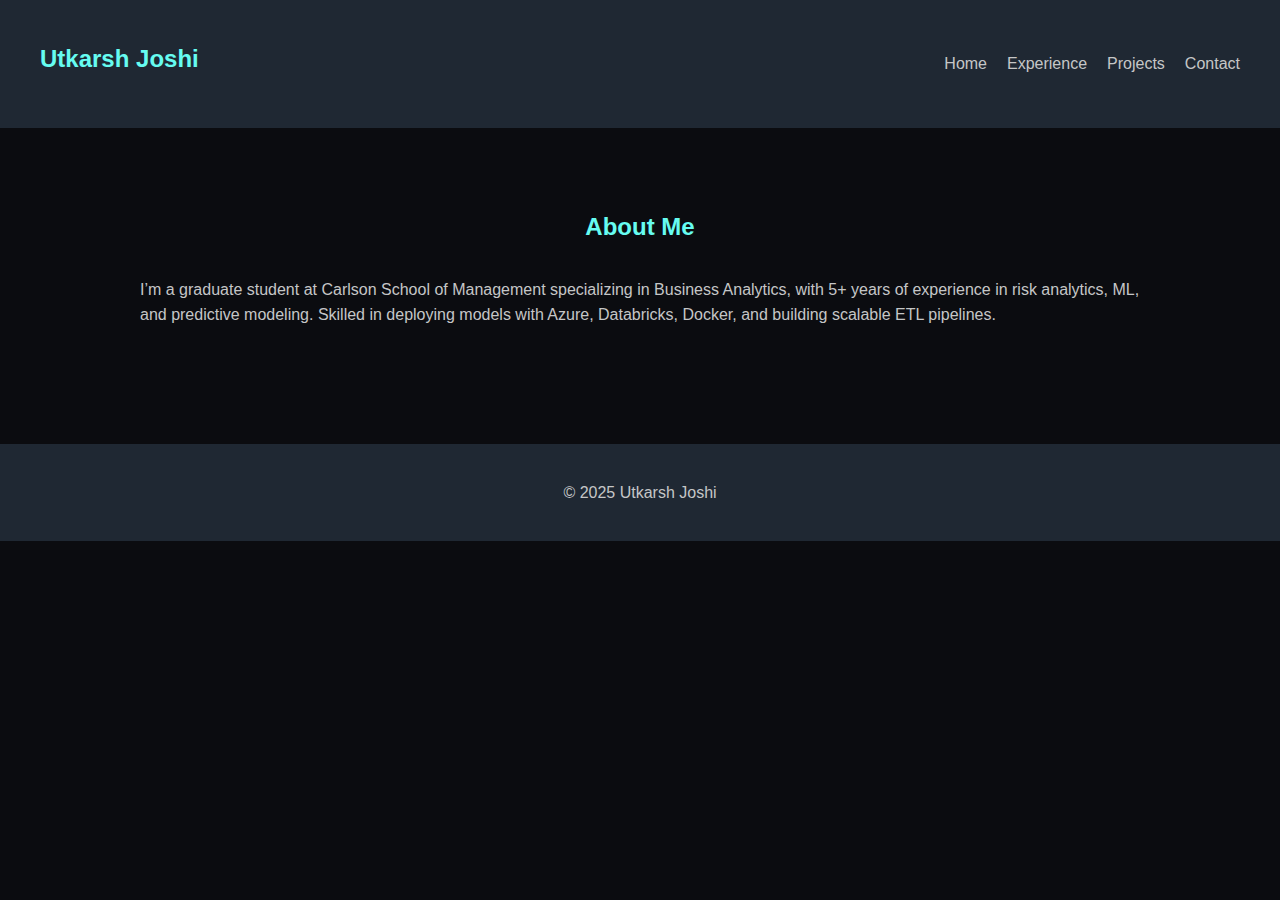
<file: about.html>
<!DOCTYPE html>
<html lang="en">
<head>
  <meta charset="UTF-8">
  <title>About - Utkarsh Joshi</title>
  <link rel="stylesheet" href="style.css">
</head>
<body>

<nav>
  <h2>Utkarsh Joshi</h2>
  <ul>
    <li><a href="index.html">Home</a></li>
    <li><a href="experience.html">Experience</a></li>
    <li><a href="projects.html">Projects</a></li>
    <li><a href="contact.html">Contact</a></li>
  </ul>
</nav>

<section>
  <h2>About Me</h2>
  <p>
    I’m a graduate student at Carlson School of Management specializing in Business Analytics, 
    with 5+ years of experience in risk analytics, ML, and predictive modeling. 
    Skilled in deploying models with Azure, Databricks, Docker, and building scalable ETL pipelines.
  </p>
</section>

<footer>
  <p>© 2025 Utkarsh Joshi</p>
</footer>

</body>
</html>
</file>
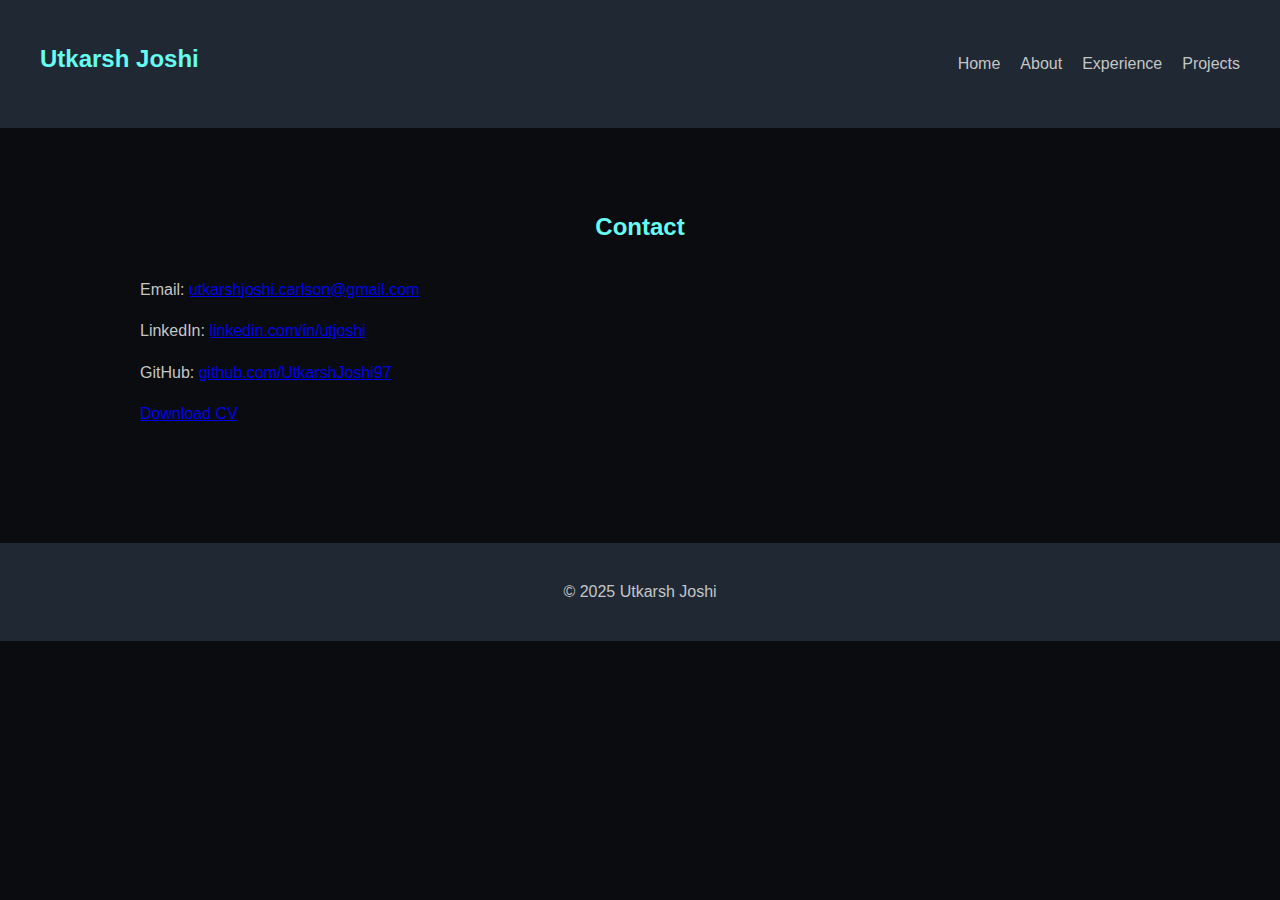
<file: contact.html>
<!DOCTYPE html>
<html lang="en">
<head>
  <meta charset="UTF-8">
  <title>Contact - Utkarsh Joshi</title>
  <link rel="stylesheet" href="style.css">
</head>
<body>

<nav>
  <h2>Utkarsh Joshi</h2>
  <ul>
    <li><a href="index.html">Home</a></li>
    <li><a href="about.html">About</a></li>
    <li><a href="experience.html">Experience</a></li>
    <li><a href="projects.html">Projects</a></li>
  </ul>
</nav>

<section id="contact">
  <h2>Contact</h2>
  <p><i class="fas fa-envelope"></i> Email: <a href="mailto:utkarshjoshi.carlson@gmail.com">utkarshjoshi.carlson@gmail.com</a></p>
  <p><i class="fab fa-linkedin"></i> LinkedIn: <a href="https://linkedin.com/in/utjoshi" target="_blank">linkedin.com/in/utjoshi</a></p>
  <p><i class="fab fa-github"></i> GitHub: <a href="https://github.com/UtkarshJoshi97" target="_blank">github.com/UtkarshJoshi97</a></p>
  <p><a href="UtkarshJoshi_Resume.pdf" target="_blank" class="btn">Download CV</a></p>
</section>

<footer>
  <p>© 2025 Utkarsh Joshi</p>
</footer>

</body>
</html>
</file>
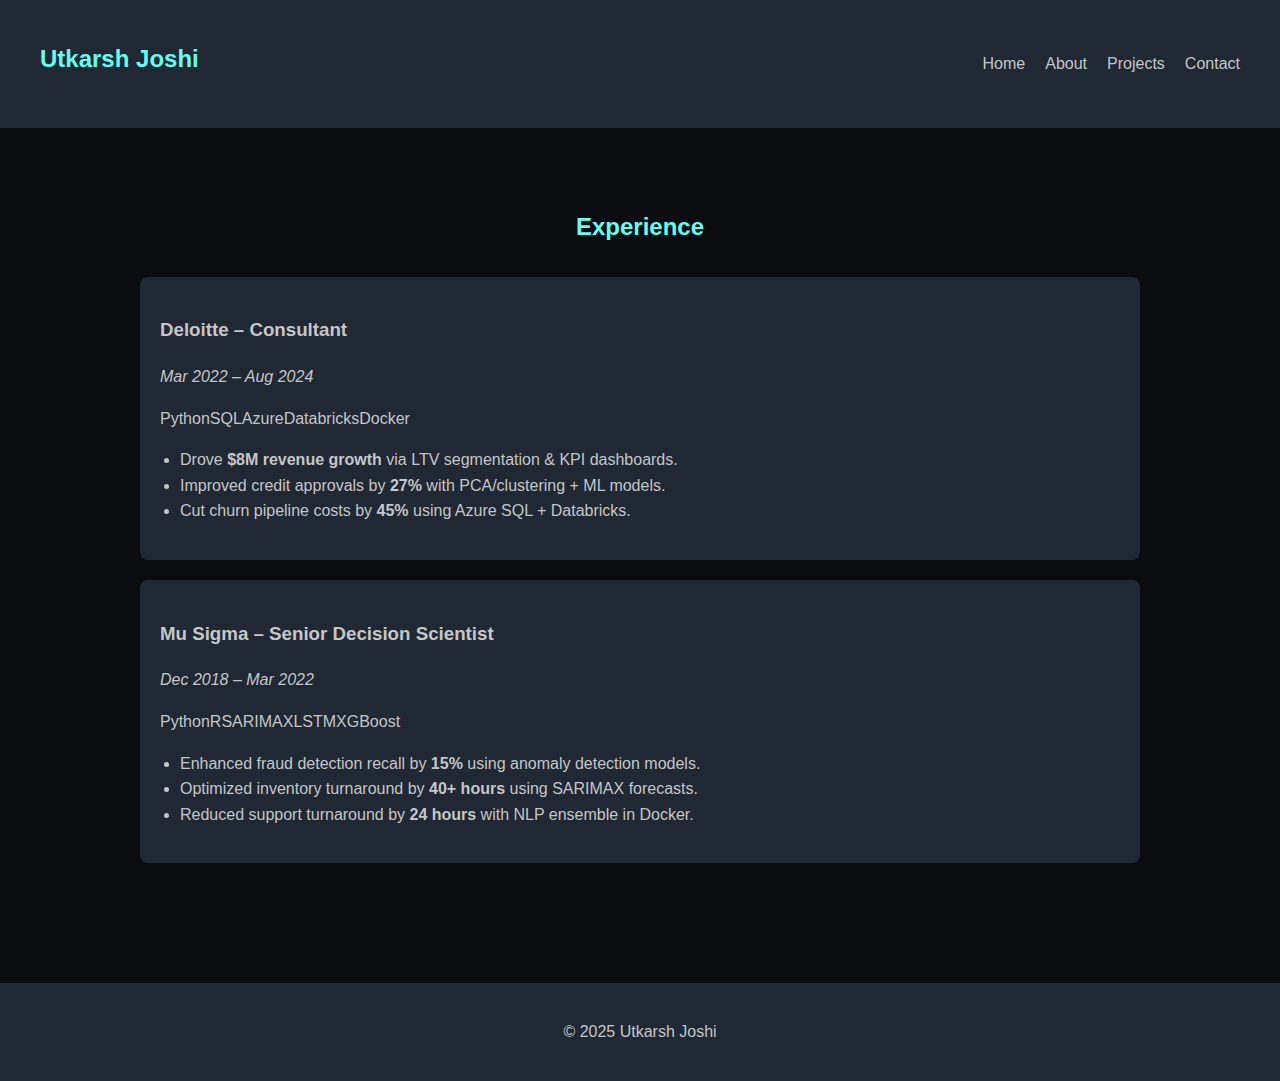
<file: experience.html>
<!DOCTYPE html>
<html lang="en">
<head>
  <meta charset="UTF-8">
  <title>Experience - Utkarsh Joshi</title>
  <link rel="stylesheet" href="style.css">
</head>
<body>

<nav>
  <h2>Utkarsh Joshi</h2>
  <ul>
    <li><a href="index.html">Home</a></li>
    <li><a href="about.html">About</a></li>
    <li><a href="projects.html">Projects</a></li>
    <li><a href="contact.html">Contact</a></li>
  </ul>
</nav>

<section id="experience">
  <h2>Experience</h2>

  <div class="exp-card">
    <h3>Deloitte – Consultant</h3>
    <p><em>Mar 2022 – Aug 2024</em></p>
    <div class="tech-badges"><span>Python</span><span>SQL</span><span>Azure</span><span>Databricks</span><span>Docker</span></div>
    <ul>
      <li>Drove <b>$8M revenue growth</b> via LTV segmentation & KPI dashboards.</li>
      <li>Improved credit approvals by <b>27%</b> with PCA/clustering + ML models.</li>
      <li>Cut churn pipeline costs by <b>45%</b> using Azure SQL + Databricks.</li>
    </ul>
  </div>

  <div class="exp-card">
    <h3>Mu Sigma – Senior Decision Scientist</h3>
    <p><em>Dec 2018 – Mar 2022</em></p>
    <div class="tech-badges"><span>Python</span><span>R</span><span>SARIMAX</span><span>LSTM</span><span>XGBoost</span></div>
    <ul>
      <li>Enhanced fraud detection recall by <b>15%</b> using anomaly detection models.</li>
      <li>Optimized inventory turnaround by <b>40+ hours</b> using SARIMAX forecasts.</li>
      <li>Reduced support turnaround by <b>24 hours</b> with NLP ensemble in Docker.</li>
    </ul>
  </div>
</section>

<footer>
  <p>© 2025 Utkarsh Joshi</p>
</footer>

</body>
</html>
</file>
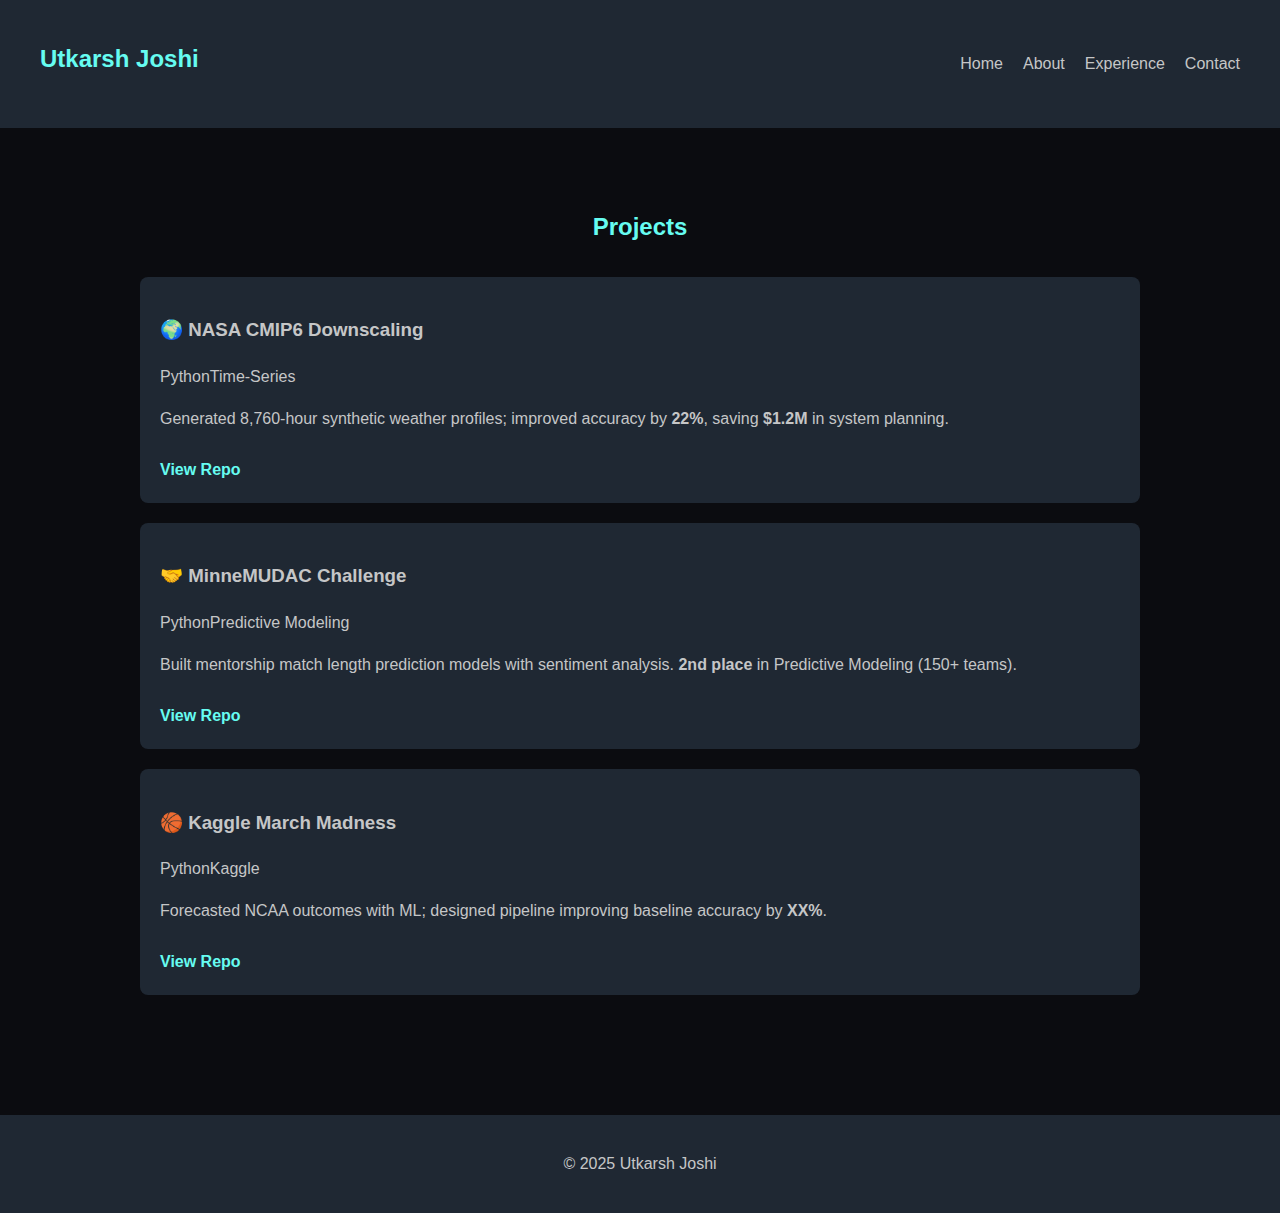
<file: projects.html>
<!DOCTYPE html>
<html lang="en">
<head>
  <meta charset="UTF-8">
  <title>Projects - Utkarsh Joshi</title>
  <link rel="stylesheet" href="style.css">
</head>
<body>

<nav>
  <h2>Utkarsh Joshi</h2>
  <ul>
    <li><a href="index.html">Home</a></li>
    <li><a href="about.html">About</a></li>
    <li><a href="experience.html">Experience</a></li>
    <li><a href="contact.html">Contact</a></li>
  </ul>
</nav>

<section id="projects">
  <h2>Projects</h2>
  <div class="project-card">
    <h3>🌍 NASA CMIP6 Downscaling</h3>
    <div class="tech-badges"><span>Python</span><span>Time-Series</span></div>
    <p>Generated 8,760-hour synthetic weather profiles; improved accuracy by <b>22%</b>, saving <b>$1.2M</b> in system planning.</p>
    <a href="https://github.com/UtkarshJoshi97/Research_nasa-cmip6-temporal-downscaling-daily2hourly" target="_blank">View Repo</a>
  </div>

  <div class="project-card">
    <h3>🤝 MinneMUDAC Challenge</h3>
    <div class="tech-badges"><span>Python</span><span>Predictive Modeling</span></div>
    <p>Built mentorship match length prediction models with sentiment analysis. <b>2nd place</b> in Predictive Modeling (150+ teams).</p>
    <a href="https://github.com/UtkarshJoshi97/MinneMuDAC_DataScience_Challenge" target="_blank">View Repo</a>
  </div>

  <div class="project-card">
    <h3>🏀 Kaggle March Madness</h3>
    <div class="tech-badges"><span>Python</span><span>Kaggle</span></div>
    <p>Forecasted NCAA outcomes with ML; designed pipeline improving baseline accuracy by <b>XX%</b>.</p>
    <a href="https://github.com/UtkarshJoshi97/Kaggle-Competition-March-Machine-Learning-Mania-2025" target="_blank">View Repo</a>
  </div>
</section>

<footer>
  <p>© 2025 Utkarsh Joshi</p>
</footer>

</body>
</html>
</file>
<file: style.css>
body {
  margin: 0;
  font-family: 'Arial', sans-serif;
  background: #0b0c10;
  color: #c5c6c7;
  line-height: 1.6;
}

nav {
  display: flex;
  justify-content: space-between;
  align-items: center;
  padding: 20px 40px;
  background: #1f2833;
}

nav h2 {
  color: #66fcf1;
}

nav ul {
  list-style: none;
  display: flex;
  gap: 20px;
}

nav a {
  color: #c5c6c7;
  text-decoration: none;
}

.hero {
  text-align: center;
  padding: 80px 20px;
}

.hero h1 {
  font-size: 2.5em;
}

.hero span {
  color: #66fcf1;
}

.socials a {
  margin: 0 10px;
  font-size: 1.5em;
  color: #66fcf1;
}

section {
  padding: 60px 20px;
  max-width: 1000px;
  margin: auto;
}

h2 {
  text-align: center;
  margin-bottom: 30px;
  color: #66fcf1;
}

.exp-card, .project-card {
  background: #1f2833;
  padding: 20px;
  margin: 20px 0;
  border-radius: 8px;
}

.exp-card ul {
  padding-left: 20px;
}

.project-grid {
  display: grid;
  grid-template-columns: repeat(auto-fill, minmax(280px, 1fr));
  gap: 20px;
}

.project-card img {
  max-width: 100%;
  height: 120px;
  object-fit: contain;
  margin-bottom: 15px;
}

.project-card a {
  display: inline-block;
  margin-top: 10px;
  color: #66fcf1;
  text-decoration: none;
  font-weight: bold;
}

footer {
  text-align: center;
  padding: 20px;
  background: #1f2833;
  margin-top: 40px;
}
</file>
